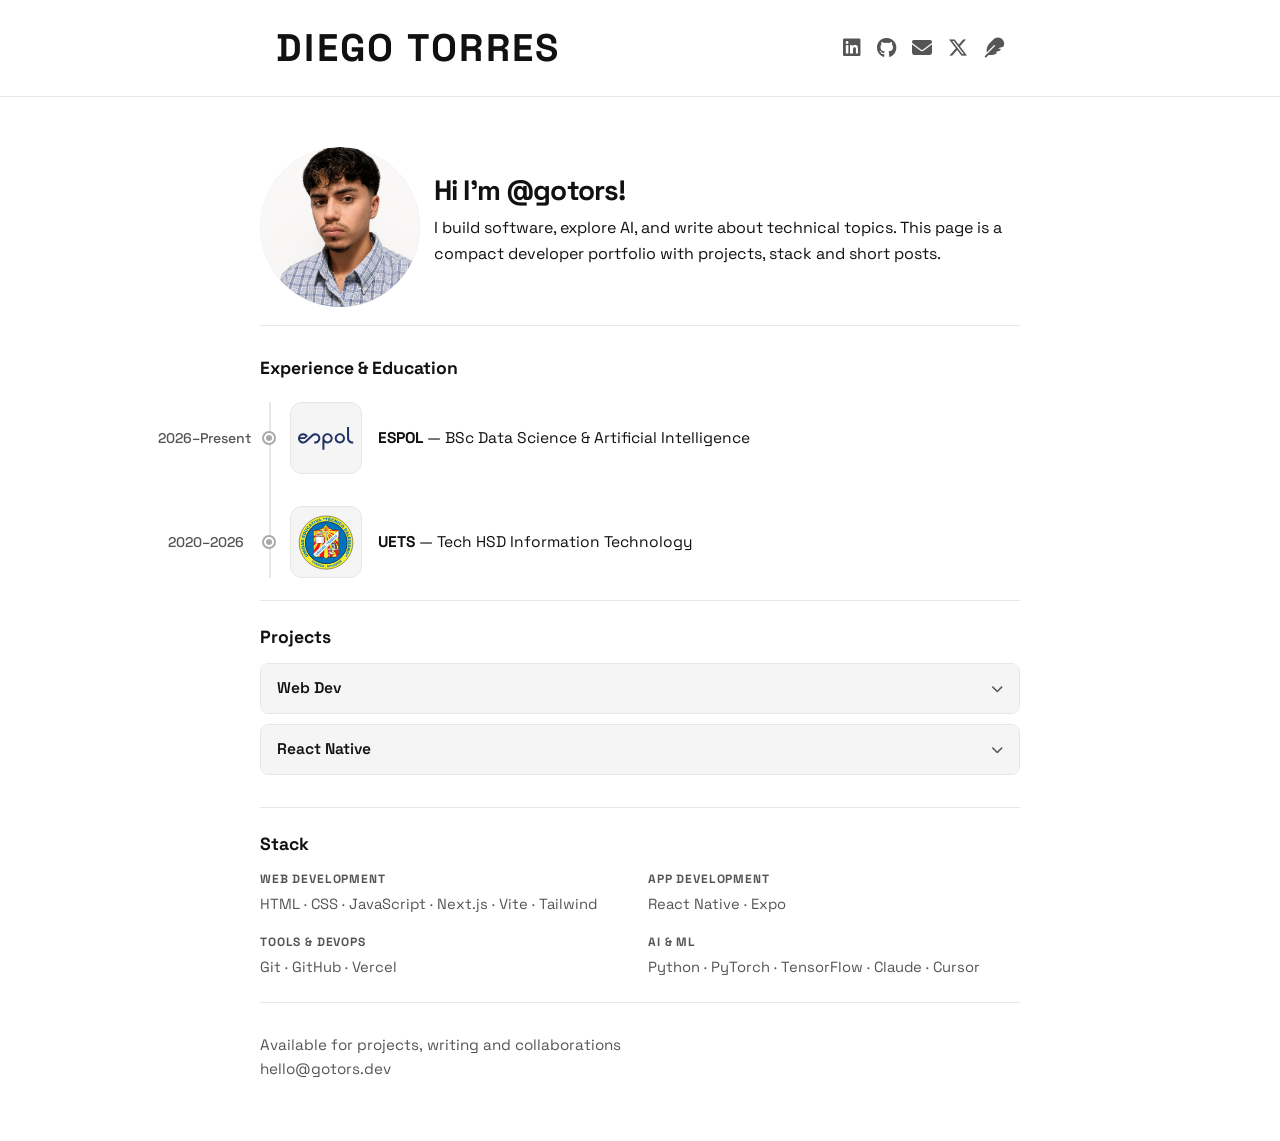
<file: index.html>
<!doctype html>
<html lang="en">
  <head>
    <meta charset="utf-8" />
    <meta name="viewport" content="width=device-width, initial-scale=1" />
    <title>Gotors</title>
    <meta name="description" content="Portafolio simple de Diego Torres, gotors." />
    <link rel="icon" type="image/svg+xml" href="favicon.svg" />
    <link rel="preconnect" href="https://fonts.googleapis.com" />
    <link rel="preconnect" href="https://fonts.gstatic.com" crossorigin />
    <link href="https://fonts.googleapis.com/css2?family=Space+Grotesk:wght@400;500;700&display=swap" rel="stylesheet" />
    <link rel="stylesheet" href="https://cdnjs.cloudflare.com/ajax/libs/font-awesome/6.5.2/css/all.min.css" />
    <link rel="stylesheet" href="styles.css" />
  </head>
  <body>
    <nav class="site-nav-sticky" id="stickyNav" aria-hidden="true">
      <div class="site-nav-sticky-inner">
        <h2>DIEGO TORRES</h2>
        <div class="site-social" aria-label="Social links">
          <a href="https://www.linkedin.com/in/diego-tv" target="_blank" rel="noreferrer" aria-label="LinkedIn"><i class="fa-brands fa-linkedin"></i></a>
          <a href="https://github.com/gotors" target="_blank" rel="noreferrer" aria-label="GitHub"><i class="fa-brands fa-github"></i></a>
          <a href="mailto:hello@gotors.dev" aria-label="Email"><i class="fa-solid fa-envelope"></i></a>
          <a href="https://x.com/gotors31" target="_blank" rel="noreferrer" aria-label="X"><i class="fa-brands fa-x-twitter"></i></a>
          <a href="blog/" aria-label="Blog"><i class="fa-solid fa-feather"></i></a>
        </div>
      </div>
    </nav>

    <header class="site-title" id="siteHeader">
      <h1>DIEGO TORRES</h1>
      <div class="site-social" aria-label="Social links">
        <a href="https://www.linkedin.com/in/diego-tv" target="_blank" rel="noreferrer" aria-label="LinkedIn">
          <i class="fa-brands fa-linkedin"></i>
        </a>
        <a href="https://github.com/gotors" target="_blank" rel="noreferrer" aria-label="GitHub">
          <i class="fa-brands fa-github"></i>
        </a>
        <a href="mailto:hello@gotors.dev" aria-label="Email">
          <i class="fa-solid fa-envelope"></i>
        </a>
        <a href="https://x.com/gotors31" target="_blank" rel="noreferrer" aria-label="X">
          <i class="fa-brands fa-x-twitter"></i>
        </a>
        <a href="blog/" class="btn-blog-icon" aria-label="Blog">
          <i class="fa-solid fa-feather"></i>
        </a>
      </div>
    </header>
    <hr class="divider" />

    <main class="page-shell">
      <header class="header">
        <div class="brand-row">
          <div class="avatar">
            <img src="public/me.png" alt="Diego Torres" class="avatar-img" />
          </div>
          <div>
            <h1 class="name">Hi I'm @gotors!</h1>
             <p>
          I build software, explore AI, and write about technical topics. This page
          is a compact developer portfolio with projects, stack and short posts.
        </p>
          </div>
        </div>
      </header>



      <section id="experience-timeline">
        <h2>Experience & Education</h2>
        <div class="timeline-container">
          <div class="timeline-line-bar"></div>
          <div class="timeline">

            <article class="timeline-item">
              <div class="tl-date">2026–Present</div>
              <div class="tl-dot"></div>
              <div class="tl-logo-wrap">
                <img src="public/espol.svg" alt="ESPOL logo" class="tl-logo" />
              </div>
              <div class="tl-content">
                <p><strong>ESPOL</strong> —  BSc Data Science &amp; Artificial Intelligence</p>
              </div>
            </article>

            <article class="timeline-item">
              <div class="tl-date">2020–2026</div>
              <div class="tl-dot"></div>
              <div class="tl-logo-wrap">
                <img src="public/UETS.svg" alt="UETS logo" class="tl-logo" />
              </div>
              <div class="tl-content">
                <p><strong>UETS</strong> — Tech HSD Information Technology</p>
              </div>
            </article>

          </div>
        </div>
      </section>

      <section id="projects">
        <h2>Projects</h2>
        <details class="project-group">
          <summary class="project-group-summary">
            <span>Web Dev</span>
            <i class="fa-solid fa-chevron-down project-chevron"></i>
          </summary>
          <div class="project-group-body">
              <div class="project-list">
                <a href="https://chakana.gavanti.org" target="_blank" rel="noopener noreferrer" class="project-item">
                  <span class="project-name">chakana.gavanti.org</span>
                  <i class="fa-solid fa-arrow-up-right-from-square project-ext"></i>
                </a>
                <a href="https://tecnibus.vercel.app" target="_blank" rel="noopener noreferrer" class="project-item">
                  <span class="project-name">tecnibus.vercel.app</span>
                  <i class="fa-solid fa-arrow-up-right-from-square project-ext"></i>
                <a href="https://gavanti.org" target="_blank" rel="noopener noreferrer" class="project-item">
                  <span class="project-name">gavanti.org</span>
                  <i class="fa-solid fa-arrow-up-right-from-square project-ext"></i>
                </a>
              </div>
          </div>
        </details>

        <details class="project-group">
          <summary class="project-group-summary">
            <span>React Native</span>
            <i class="fa-solid fa-chevron-down project-chevron"></i>
          </summary>
          <div class="project-group-body">

            <div class="project-subgroup">
              <span class="project-tag">App</span>
              <div class="project-list">
                <div class="project-item project-item--plain">
                  <span class="project-name">Tecnibus</span>
                  <span class="project-meta">— Mobile app · More info coming soon</span>
                </div>
              </div>
            </div>

          </div>
        </details>

      </section>

      <section>
        <h2>Stack</h2>
        <div class="stack-grid">
          <div class="stack-group">
            <span class="project-tag">Web Development</span>
            <p class="stack-items">HTML · CSS · JavaScript · Next.js · Vite · Tailwind</p>
          </div>
          <div class="stack-group">
            <span class="project-tag">App Development</span>
            <p class="stack-items">React Native · Expo</p>
          </div>
          <div class="stack-group">
            <span class="project-tag">Tools & DevOps</span>
            <p class="stack-items">Git · GitHub · Vercel</p>
          </div>
          <div class="stack-group">
            <span class="project-tag">AI & ML</span>
            <p class="stack-items">Python · PyTorch · TensorFlow · Claude · Cursor</p>
          </div>
        </div>
      </section>

      <footer class="footer">
        <p>Available for projects, writing and collaborations <br/> hello@gotors.dev</p>
      </footer>
    </main>
    <script>
      const nav = document.getElementById('stickyNav');
      const header = document.getElementById('siteHeader');
      const observer = new IntersectionObserver(
        ([entry]) => {
          const show = !entry.isIntersecting;
          nav.classList.toggle('visible', show);
          nav.setAttribute('aria-hidden', String(!show));
        },
        { threshold: 0 }
      );
      observer.observe(header);
    </script>
  </body>
</html>
</file>
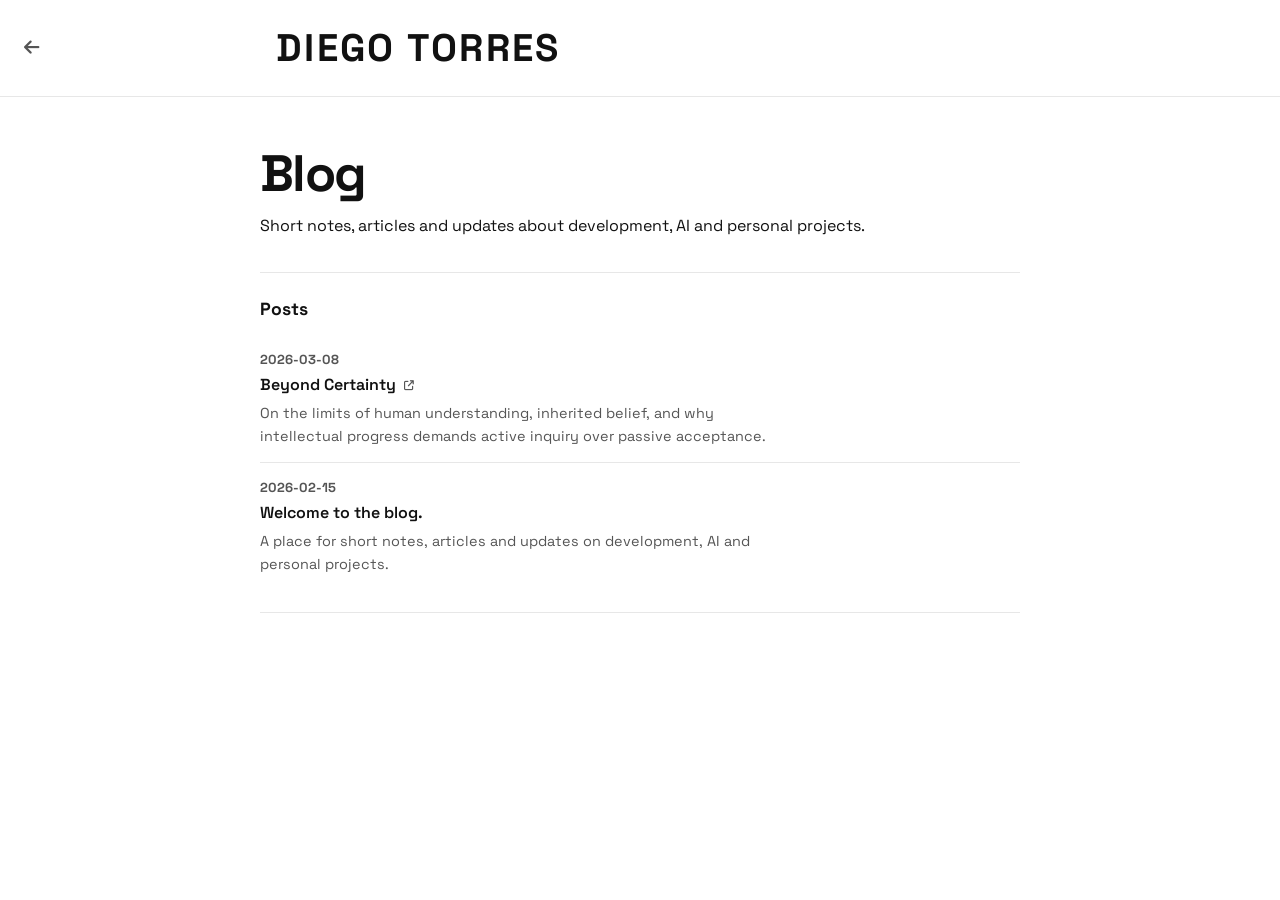
<file: blog/index.html>
<!doctype html>
<html lang="en">
  <head>
    <meta charset="utf-8" />
    <meta name="viewport" content="width=device-width, initial-scale=1" />
    <title>gotors — blog</title>
    <meta name="description" content="Blog simple de Diego Torres, gotors." />
    <link rel="icon" type="image/svg+xml" href="../favicon.svg" />
    <link rel="preconnect" href="https://fonts.googleapis.com" />
    <link rel="preconnect" href="https://fonts.gstatic.com" crossorigin />
    <link href="https://fonts.googleapis.com/css2?family=Space+Grotesk:wght@400;500;700&display=swap" rel="stylesheet" />
    <link rel="stylesheet" href="https://cdnjs.cloudflare.com/ajax/libs/font-awesome/6.5.2/css/all.min.css" />
    <link rel="stylesheet" href="../styles.css" />
  </head>
  <body>
    <header class="site-title has-back">
      <a href="../" class="back-home" aria-label="Back to home">
        <i class="fa-solid fa-arrow-left"></i>
      </a>
      <h1>DIEGO TORRES</h1>
    </header>
    <hr class="divider" />

    <main class="page-shell">
      <section>
        <h1>Blog</h1>
        <p>
          Short notes, articles and updates about development, AI and personal projects.
        </p>
      </section>

      <section>
        <h2>Posts</h2>
        <div class="blog-post-item">
          <p class="blog-post-date"><strong>2026-03-08</strong></p>
          <p class="blog-post-title"><a href="https://medium.com/@diegoantv31/beyond-certainty-d927c3241011" target="_blank" rel="noopener noreferrer">Beyond Certainty <i class="fa-solid fa-arrow-up-right-from-square blog-ext-icon"></i></a></p>
          <p class="blog-post-desc">On the limits of human understanding, inherited belief, and why intellectual progress demands active inquiry over passive acceptance.</p>
        </div>

        <div class="blog-post-item">
          <p class="blog-post-date"><strong>2026-02-15</strong></p>
          <p class="blog-post-title">Welcome to the blog.</p>
          <p class="blog-post-desc">A place for short notes, articles and updates on development, AI and personal projects.</p>
        </div>

      </section>

    </main>
  </body>
</html>
</file>
<file: styles.css>
:root {
  color-scheme: light;
  --text: #111111;
  --muted: #555555;
  --line: #e7e7e7;
  --soft: #f5f5f5;
  --bs-espol: #223265;
}

* {
  box-sizing: border-box;
}

body {
  margin: 0;
  min-height: 100vh;
  font-family: "Space Grotesk", Arial, Helvetica, sans-serif;
  background: #ffffff;
  color: var(--text);
  line-height: 1.6;
}

a {
  color: inherit;
}

.page-shell {
  width: min(760px, calc(100% - 32px));
  margin: 0 auto;
  padding: 32px 0 48px;
}

/* ── Site title bar ── */
.site-title {
  width: min(760px, calc(100% - 32px));
  margin: 0 auto;
  padding: 24px 16px;
  background: transparent;
  display: flex;
  align-items: center;
  justify-content: space-between;
  height: 96px;
  transition: all 0.25s ease;
}

.site-title h1 {
  margin: 0;
  font-size: clamp(1.6rem, 3.5vw, 2.4rem);
  letter-spacing: 0.06em;
  transition: font-size 0.25s ease;
}

/* ── Sticky top nav ── */
.site-nav-sticky {
  position: fixed;
  top: 0;
  left: 0;
  right: 0;
  z-index: 100;
  background: rgba(255, 255, 255, 0.92);
  backdrop-filter: blur(10px);
  -webkit-backdrop-filter: blur(10px);
  border-bottom: 1px solid var(--line);
  transform: translateY(-100%);
  opacity: 0;
  transition: transform 0.25s ease, opacity 0.2s ease;
  pointer-events: none;
}

.site-nav-sticky.visible {
  transform: translateY(0);
  opacity: 1;
  pointer-events: auto;
}

.site-nav-sticky-inner {
  width: min(760px, calc(100% - 32px));
  margin: 0 auto;
  padding: 10px 16px;
  display: flex;
  align-items: center;
  justify-content: space-between;
}

.site-nav-sticky-inner h2 {
  margin: 0;
  font-size: 0.95rem;
  font-weight: 700;
  letter-spacing: 0.06em;
  color: var(--text);
}

.site-nav-sticky .site-social {
  gap: 14px;
}

.site-nav-sticky .site-social a {
  font-size: 1rem;
}

/* Social icons next to DIEGO TORRES */
.site-social {
  display: flex;
  align-items: center;
  gap: 16px;
  color: var(--muted);
}

.site-social a {
  text-decoration: none;
  color: var(--muted);
  font-size: 1.25rem;
  transition: color 0.15s;
}

.site-social a:hover {
  color: var(--text);
}

.btn-blog-icon {
  display: flex;
  align-items: center;
  justify-content: center;
}


.site-title.has-back {
  width: 100%;
  padding-left: max(24px, calc((100% - 760px) / 2 + 16px));
  position: relative;
}

.back-home {
  position: absolute;
  left: 24px;
  text-decoration: none;
  color: var(--muted);
  font-size: 1.1rem;
  transition: color 0.15s;
}

.back-home:hover {
  color: var(--text);
}

@media (max-width: 560px) {
  .site-title.has-back {
    position: static;
    display: flex;
    flex-direction: row;
    align-items: center;
    justify-content: flex-start;
    gap: 12px;
    padding-left: 16px;
    padding-right: 16px;
  }

  .site-title.has-back h1 {
    margin: 0;
    font-size: 1.4rem;
  }

  .back-home {
    position: static;
    flex-shrink: 0;
  }
}

.divider {
  border: 0;
  border-top: 1px solid var(--line);
  margin: 0 0 18px;
}

/* ── Page header (avatar + bio) ── */
.header {
  display: flex;
  align-items: center;
  justify-content: space-between;
  gap: 16px;
  padding-bottom: 18px;
  margin-bottom: 28px;
  border-bottom: 1px solid var(--line);
}

.brand-row {
  display: flex;
  align-items: center;
  gap: 14px;
}

.avatar {
  width: 160px;
  height: 160px;
  min-width: 160px;
  min-height: 160px;
  border-radius: 50%;
  display: block;
  background: linear-gradient(135deg, #f1f1f1, #dddddd);
  border: none;
  color: var(--muted);
  font-size: 0.95rem;
  font-weight: 700;
  letter-spacing: 0.08em;
  overflow: hidden;
  flex-shrink: 0;
}

.name {
  margin: 0 0 10px;
  font-size: 1.75rem;
  font-weight: 700;
  letter-spacing: -0.03em;
}

/* Avatar image inside .avatar */
.avatar-img {
  width: 100%;
  height: 100%;
  display: block;
  object-fit: cover;
  object-position: center;
  border-radius: 50%;
}

.btn-blog-icon {
  display: flex;
  align-items: center;
  justify-content: center;
}

/* Old in-header social links (hidden now that we moved them to site-title) */
.header-links {
  display: none;
}

/* ── Sections ── */
section {
  padding: 0 0 22px;
  margin-bottom: 22px;
  border-bottom: 1px solid var(--line);
}

/* ── Timeline ── */
.timeline-container {
  position: relative;
  margin-top: 20px;
  /* Pull left so the date column sits outside the text flow */
  margin-left: -102px;
  padding-left: 0;
}

/* Vertical line: after date (90px) + gap (12px) + half dot (9px) = 111px from container left */
.timeline-line-bar {
  position: absolute;
  left: 111px;
  top: 0;
  bottom: 0;
  width: 2px;
  background: var(--line);
}

.timeline {
  display: grid;
  gap: 32px;
}

/* Each row: date | dot | logo | text */
.timeline-item {
  display: grid;
  grid-template-columns: 90px 18px 72px 1fr;
  align-items: center;
  gap: 0 12px;
}

/* Date column — right-aligned, muted */
.tl-date {
  text-align: right;
  font-size: 0.88rem;
  color: var(--muted);
  font-weight: 500;
  white-space: nowrap;
  padding-right: 4px;
}

/* Dot on the timeline */
.tl-dot {
  width: 10px;
  height: 10px;
  border-radius: 50%;
  background: #aaa;
  border: 2px solid #fff;
  box-shadow: 0 0 0 2px #aaa;
  justify-self: center;
  position: relative;
  z-index: 1;
}

/* Logo box */
.tl-logo-wrap {
  width: 72px;
  height: 72px;
  border-radius: 12px;
  border: 1px solid var(--line);
  background: var(--soft);
  display: flex;
  align-items: center;
  justify-content: center;
  overflow: hidden;
  flex-shrink: 0;
}

.tl-logo {
  width: 56px;
  height: 56px;
  object-fit: contain;
}

/* Description */
.tl-content {
  padding-left: 4px;
}

.tl-content p {
  margin: 0;
  font-size: 0.97rem;
  color: var(--text);
}

/* ── Typography ── */
h1,
h2,
p {
  margin: 0 0 12px;
}

h1 {
  font-size: clamp(2rem, 5vw, 3.2rem);
  line-height: 1.05;
  letter-spacing: -0.03em;
}

h2 {
  font-size: 1.1rem;
  font-weight: 700;
}

p {
  max-width: 64ch;
}

/* ── Projects accordion ── */
.project-group {
  border: 1px solid var(--line);
  border-radius: 8px;
  margin-bottom: 10px;
  overflow: hidden;
}

.project-group-summary {
  display: flex;
  align-items: center;
  justify-content: space-between;
  padding: 12px 16px;
  cursor: pointer;
  font-weight: 600;
  font-size: 0.97rem;
  list-style: none;
  user-select: none;
  background: var(--soft);
}

.project-group-summary::-webkit-details-marker {
  display: none;
}

.project-chevron {
  font-size: 0.75rem;
  color: var(--muted);
  transition: transform 0.2s;
}

details[open] .project-chevron {
  transform: rotate(180deg);
}

.project-group-body {
  padding: 14px 16px;
  display: flex;
  flex-direction: column;
  gap: 14px;
}

.project-subgroup {
  display: flex;
  flex-direction: column;
  gap: 6px;
}

.project-tag {
  font-size: 0.75rem;
  font-weight: 700;
  letter-spacing: 0.07em;
  text-transform: uppercase;
  color: var(--muted);
}

.project-list {
  display: flex;
  flex-direction: column;
  gap: 4px;
}

.project-item {
  display: flex;
  align-items: center;
  gap: 8px;
  text-decoration: none;
  color: var(--text);
  font-size: 0.95rem;
  padding: 6px 0;
  border-bottom: 1px solid var(--line);
  transition: color 0.15s;
}

.project-item:last-child {
  border-bottom: none;
}

.project-item:hover {
  color: var(--muted);
}

.project-item--plain {
  cursor: default;
}

.project-item--plain:hover {
  color: var(--text);
}

.project-name {
  font-weight: 500;
}

.project-meta {
  font-size: 0.88rem;
  color: var(--muted);
}

.project-ext {
  font-size: 0.7rem;
  color: var(--muted);
  margin-left: auto;
}

/* ── Footer ── */
.footer {
  border: 0;
  margin: 0;
  padding: 8px 0 0;
  color: var(--muted);
  font-size: 0.95rem;
}

/* ── Stack grid ── */
.stack-grid {
  display: grid;
  grid-template-columns: 1fr 1fr;
  gap: 16px;
  margin-top: 12px;
}

.stack-group {
  display: flex;
  flex-direction: column;
  gap: 4px;
}

.stack-items {
  font-size: 0.92rem;
  color: var(--muted);
  margin: 0;
}

@media (max-width: 480px) {
  .stack-grid {
    grid-template-columns: 1fr;
  }
}

/* ── Blog post list ── */
.blog-post-item {
  padding: 14px 0;
  border-bottom: 1px solid var(--line);
}

.blog-post-item:last-child {
  border-bottom: none;
}

.blog-post-date {
  font-size: 0.82rem;
  color: var(--muted);
  margin: 0 0 2px;
}

.blog-post-title {
  font-size: 1rem;
  font-weight: 600;
  margin: 0 0 4px;
}

.blog-post-title a {
  text-decoration: none;
}

.blog-post-title a:hover {
  text-decoration: underline;
}

.blog-ext-icon {
  font-size: 0.65rem;
  color: var(--muted);
  vertical-align: middle;
  margin-left: 4px;
}

.blog-post-desc {
  font-size: 0.9rem;
  color: var(--muted);
  margin: 0;
  max-width: 60ch;
}

/* ── Mobile ── */
@media (max-width: 560px) {
  .page-shell {
    width: min(100% - 24px, 760px);
    padding-top: 20px;
  }

  .site-title {
    height: auto;
    padding: 16px;
  }

  .site-social a {
    font-size: 1.1rem;
  }

  .header {
    align-items: flex-start;
    flex-direction: column;
  }

  h1 {
    font-size: 1.8rem;
  }

  .avatar {
    width: 128px;
    height: 128px;
    min-width: 128px;
    min-height: 128px;
  }

  /* On small screens collapse date into content to avoid overflow */
  .timeline-container {
    margin-left: 0;
  }

  .timeline-item {
    grid-template-columns: 14px 56px 1fr;
  }

  .tl-date {
    display: none;
  }

  .tl-logo-wrap {
    width: 56px;
    height: 56px;
  }

  .tl-logo {
    width: 42px;
    height: 42px;
  }

  .timeline-line-bar {
    left: 7px;
  }
}
</file>
